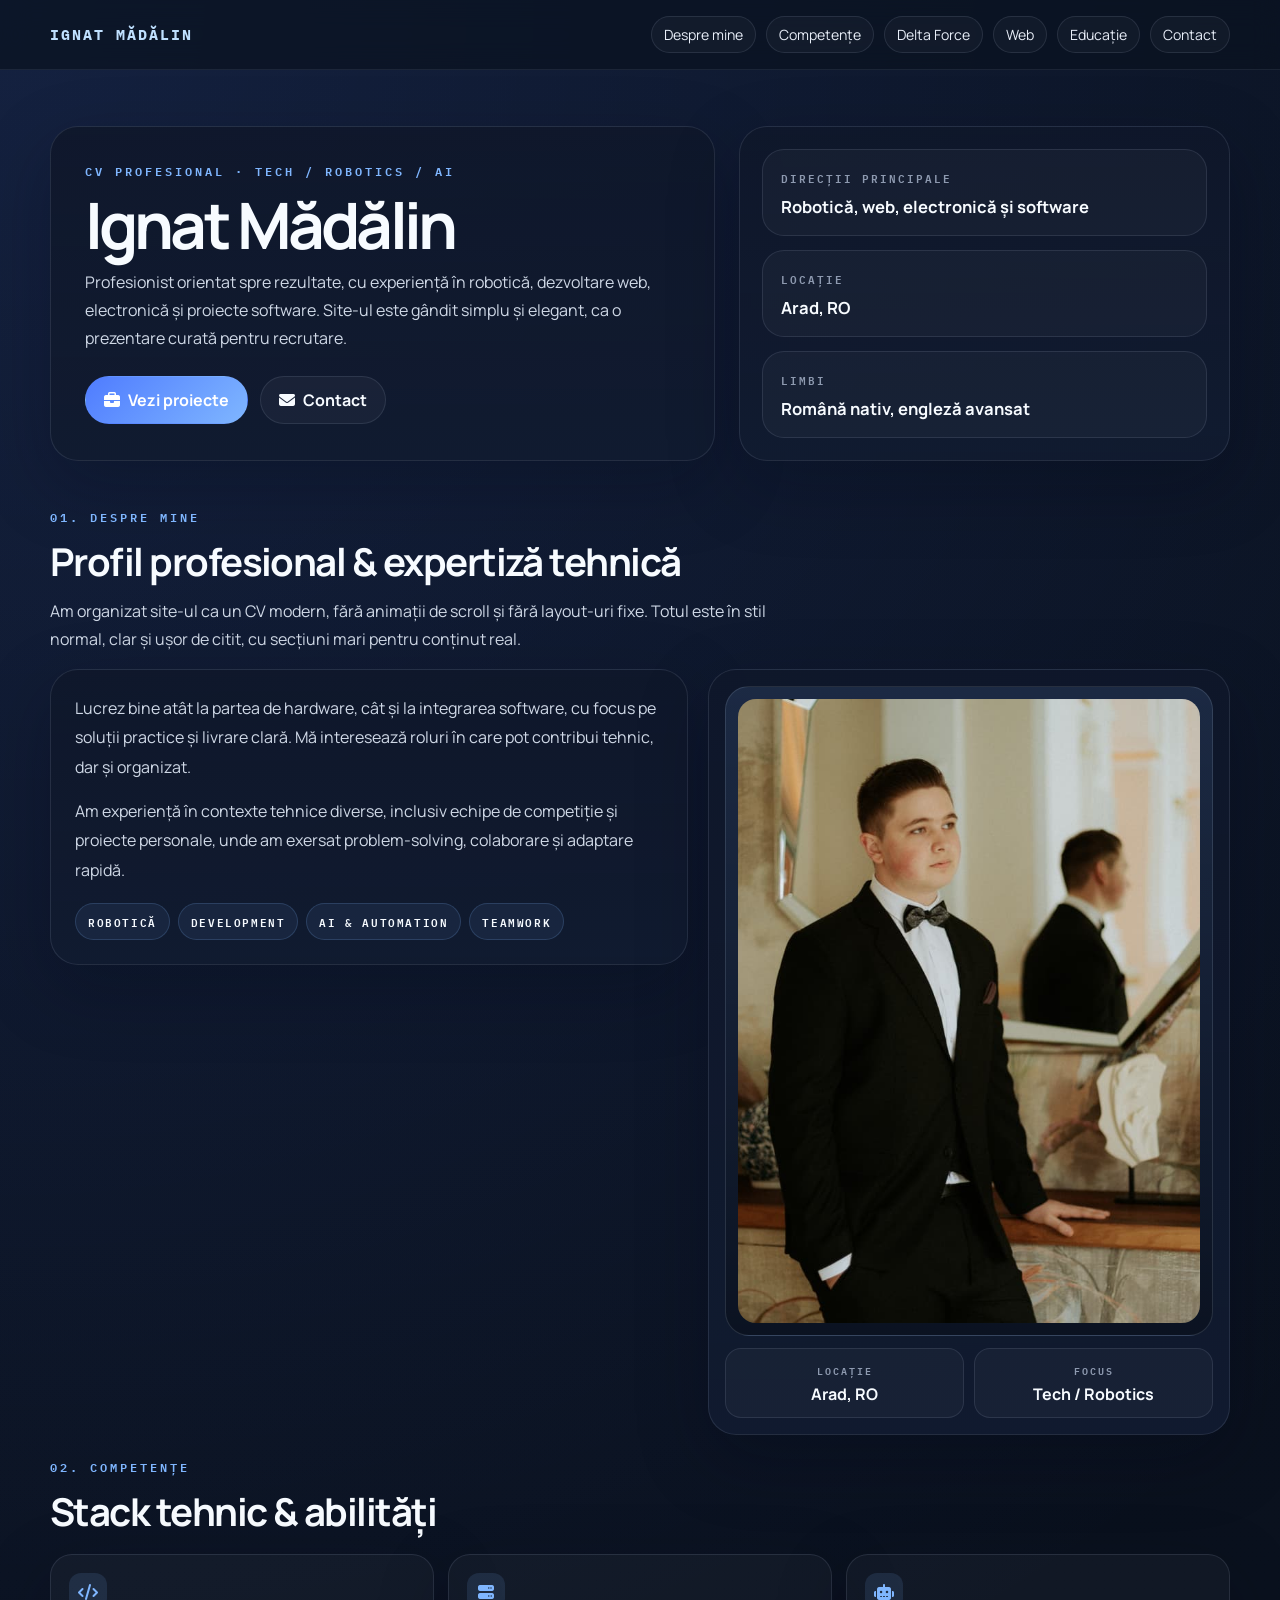
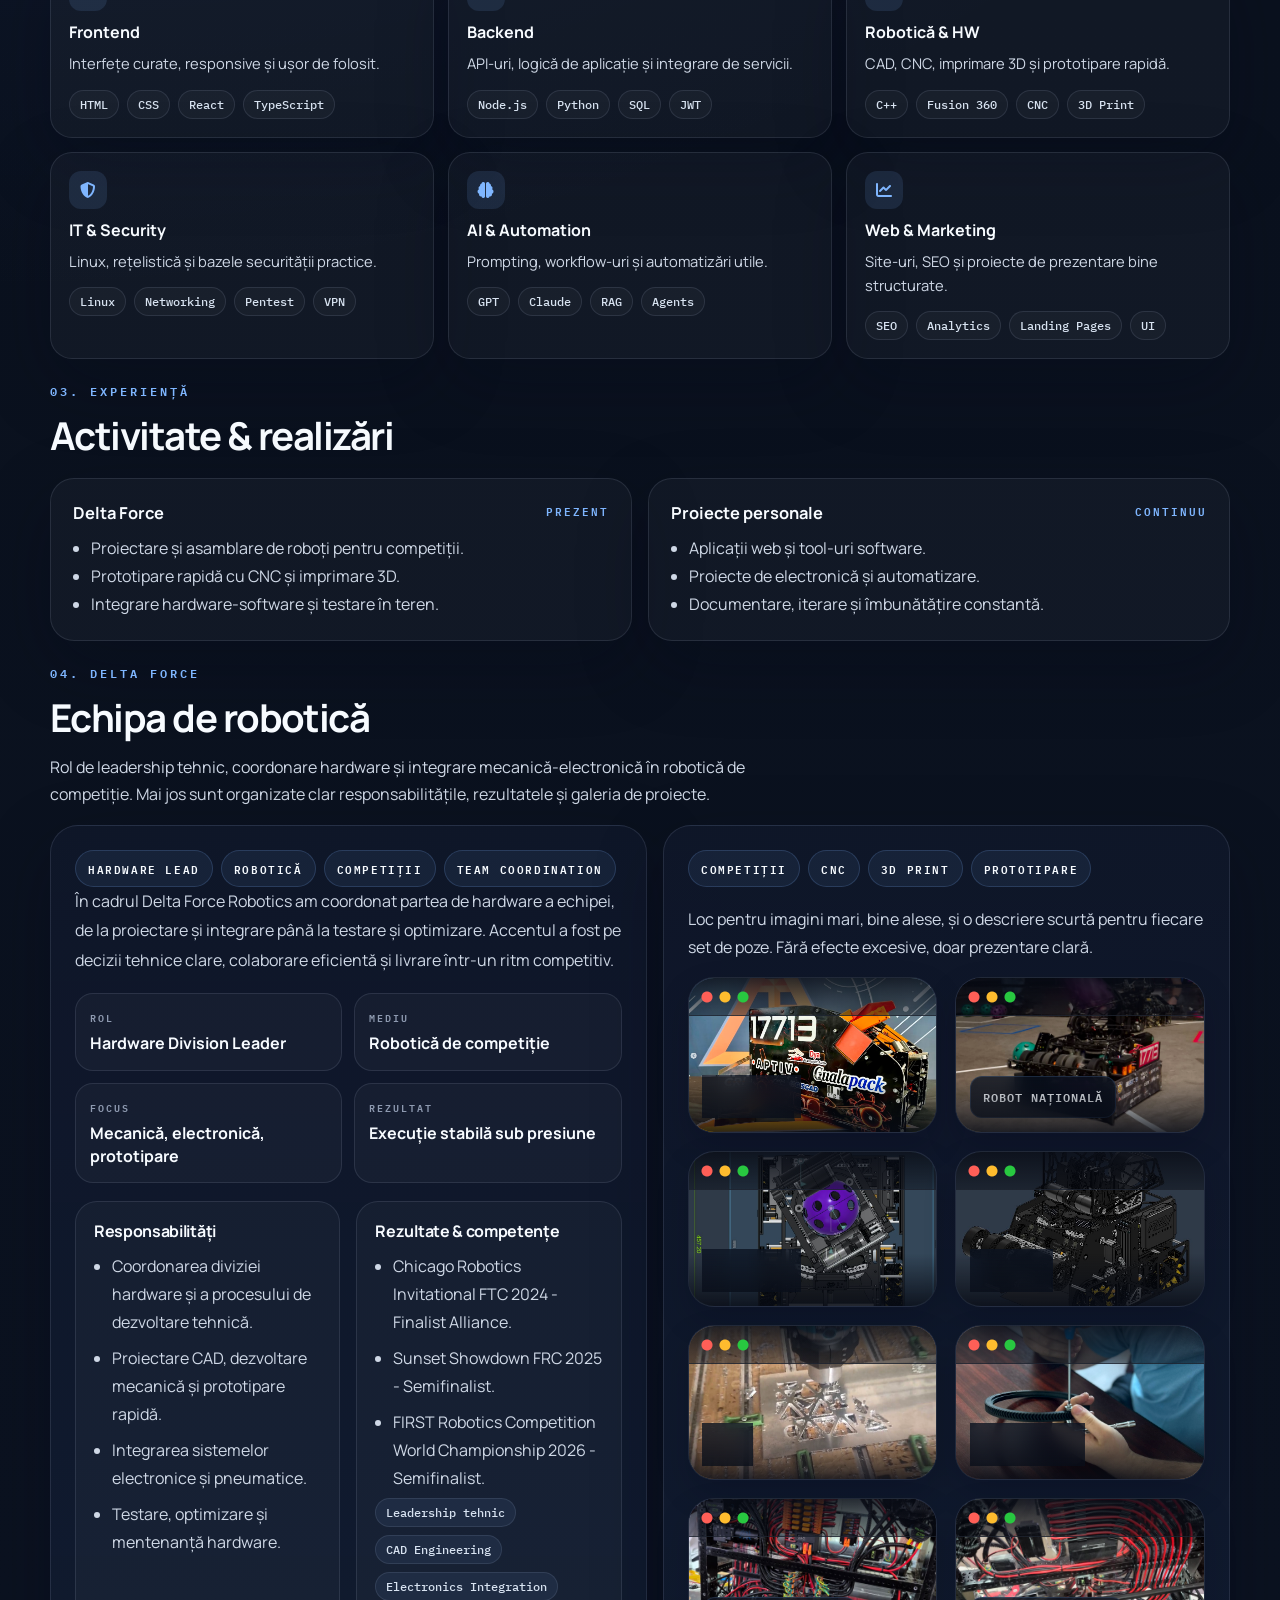
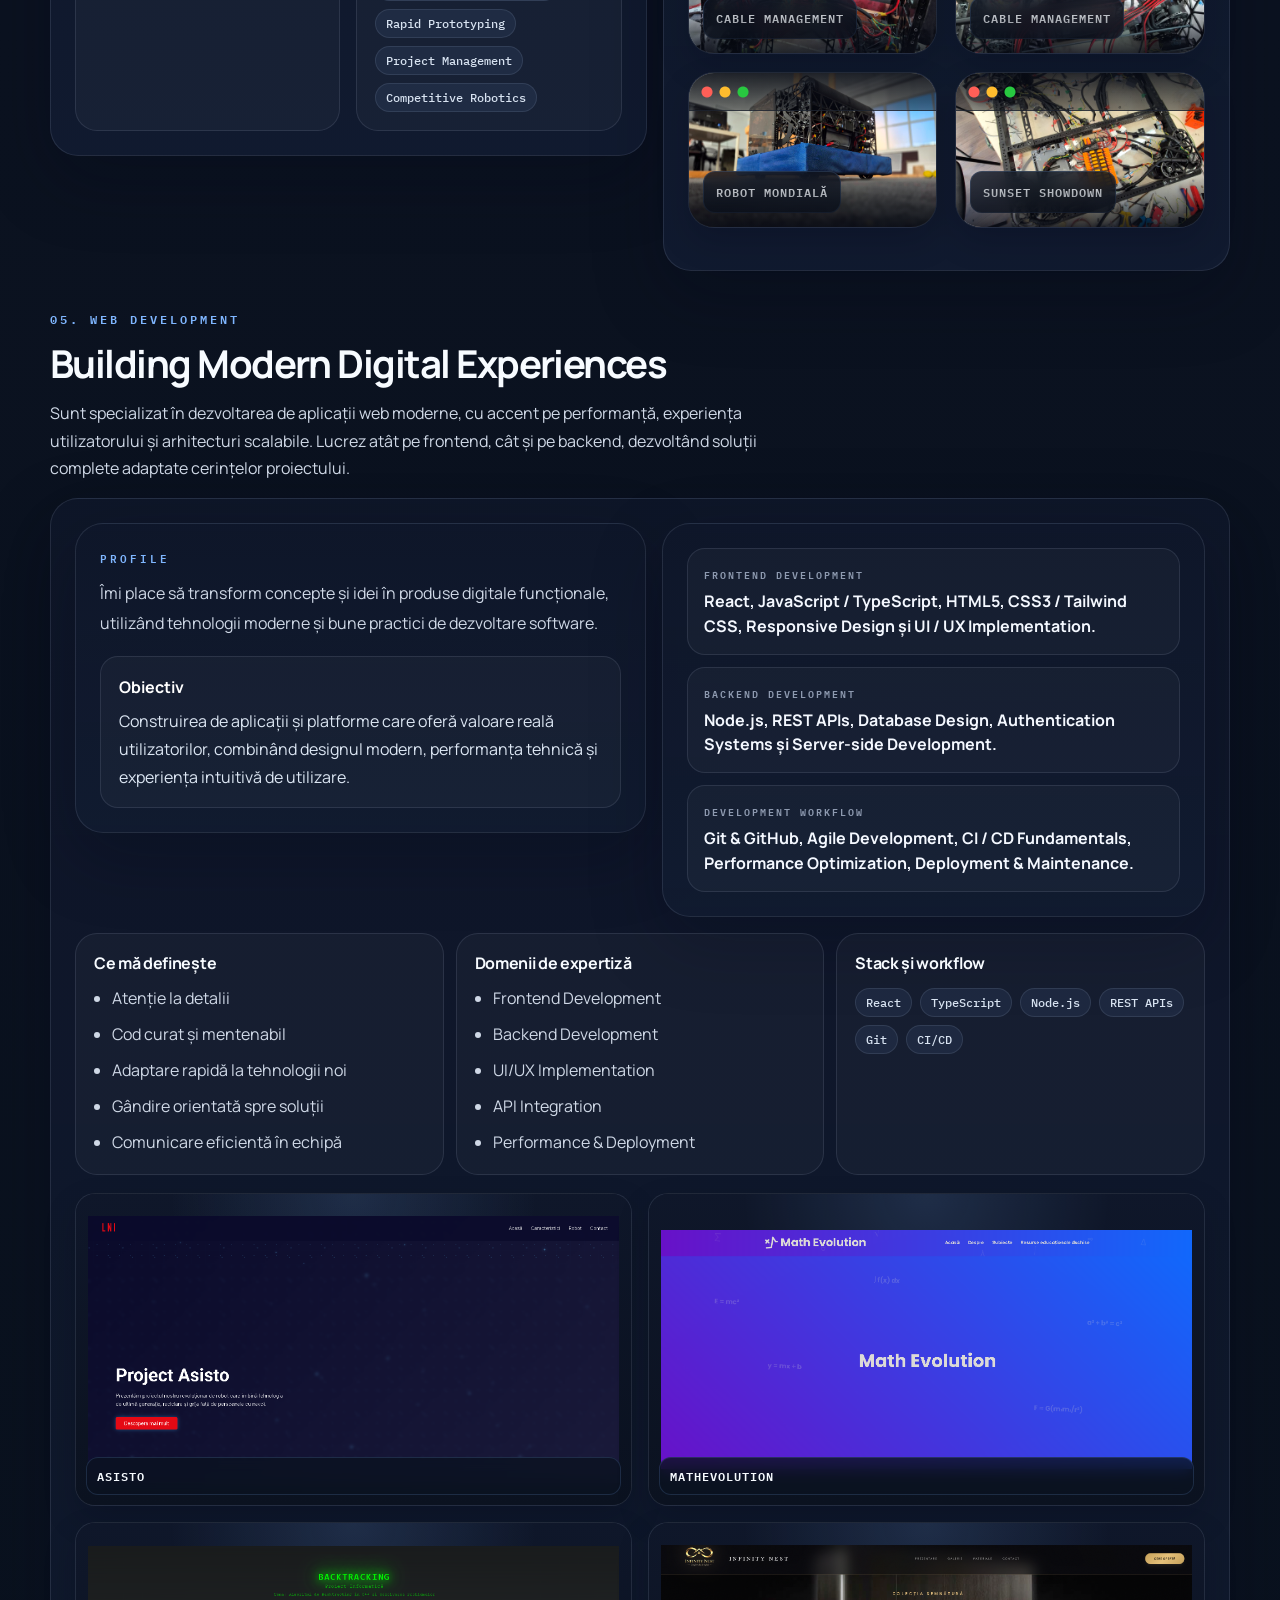
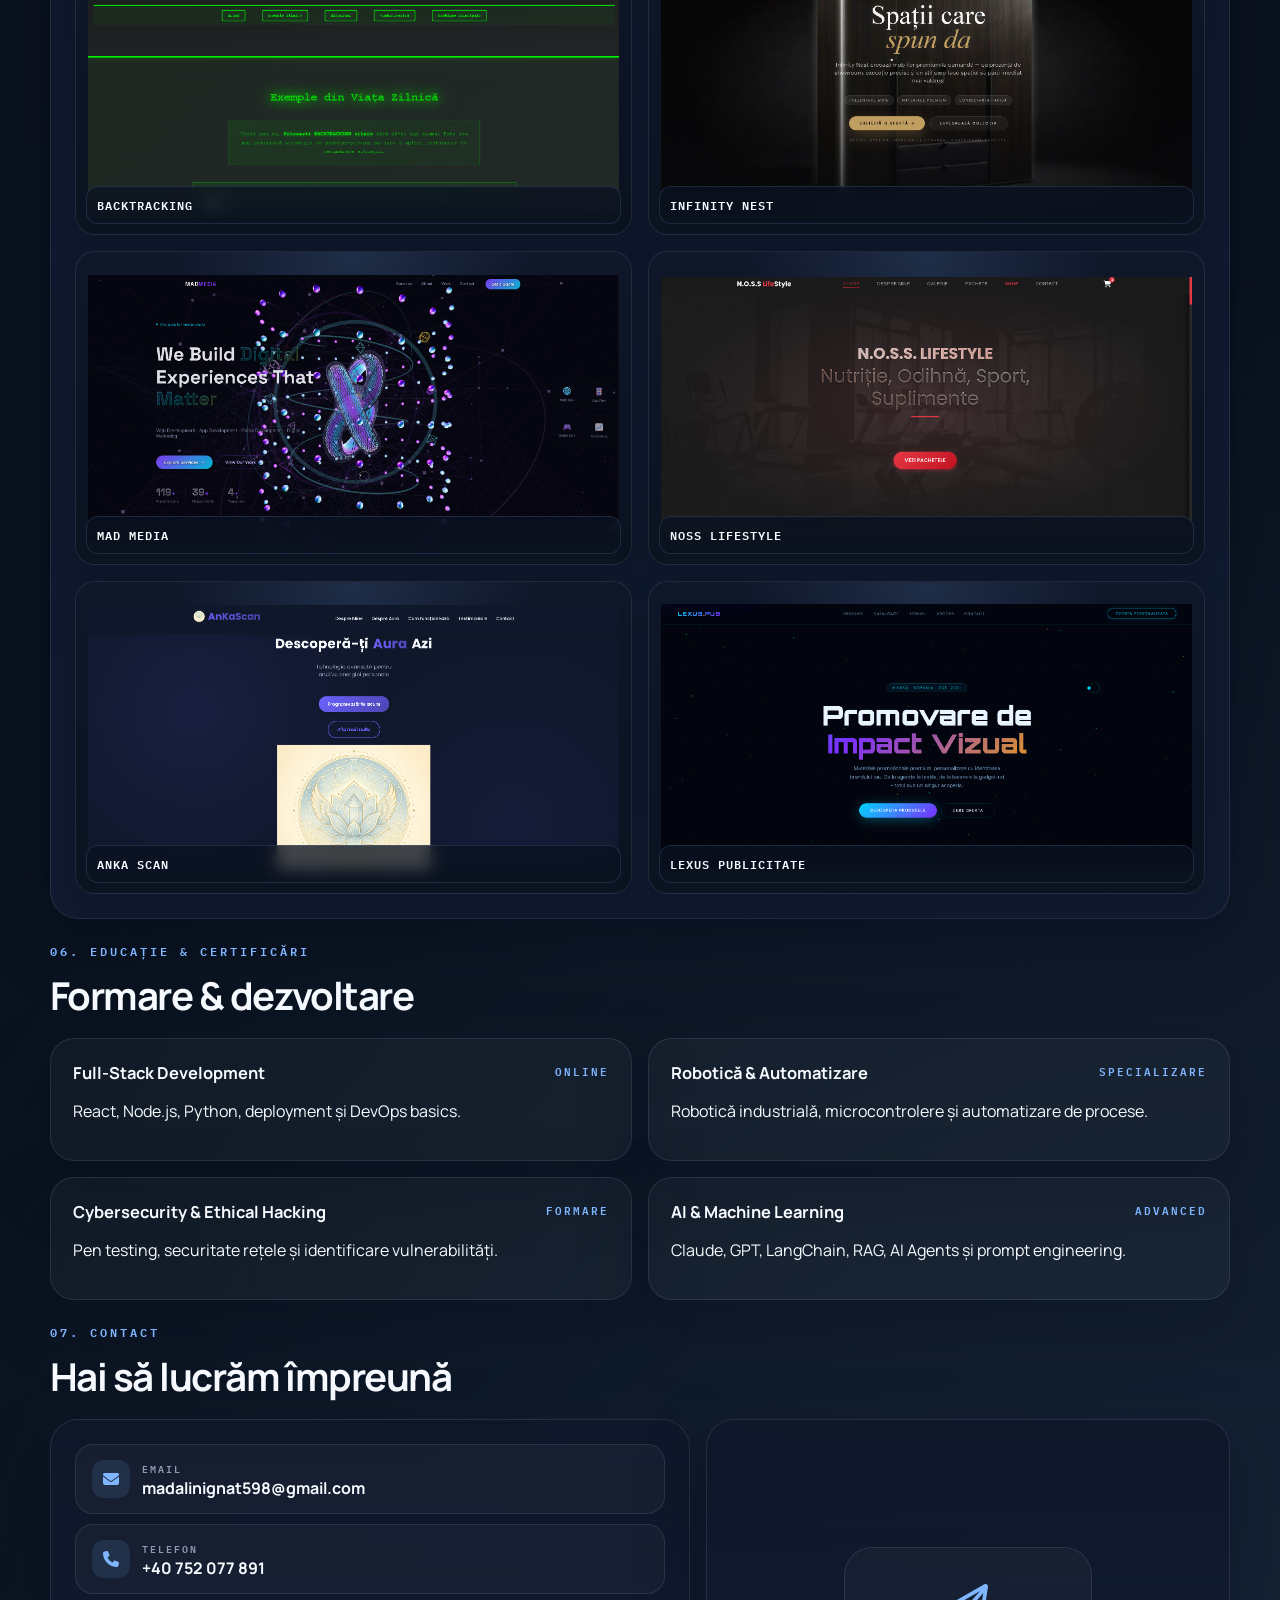
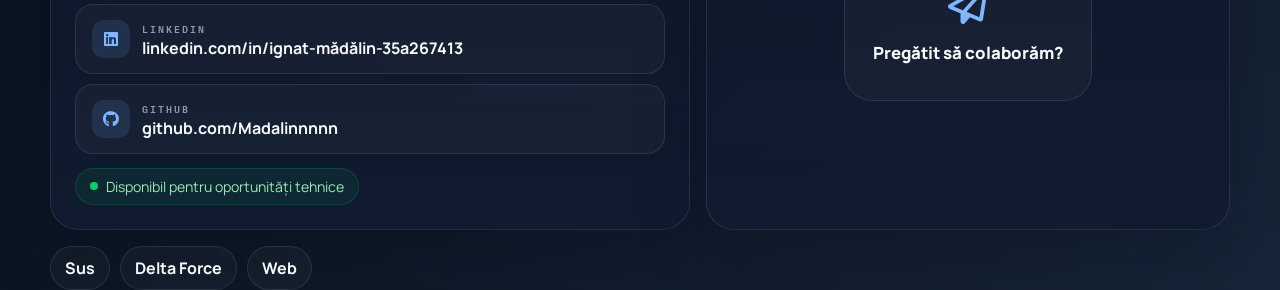
<file: index.html>
<!DOCTYPE html>
<html lang="ro">
<head>
  <meta charset="UTF-8">
  <meta name="viewport" content="width=device-width, initial-scale=1.0">
  <title>Ignat Mădălin - CV profesional</title>
  <link rel="preconnect" href="https://fonts.googleapis.com">
  <link href="https://fonts.googleapis.com/css2?family=Manrope:wght@300;400;500;600;700;800&family=IBM+Plex+Mono:wght@400;500;600&display=swap" rel="stylesheet">
  <link rel="stylesheet" href="https://cdnjs.cloudflare.com/ajax/libs/font-awesome/6.5.0/css/all.min.css">
  <style>
    *,*::before,*::after{box-sizing:border-box}
    html{scroll-behavior:smooth}
    body{
      margin:0;
      font-family:'Manrope',system-ui,sans-serif;
      color:#f7fbff;
      background:
        radial-gradient(circle at top left, rgba(79,124,255,.16), transparent 28%),
        radial-gradient(circle at bottom right, rgba(127,182,255,.12), transparent 24%),
        linear-gradient(180deg, #09101c 0%, #0b1220 48%, #08111d 100%);
    }
    a{color:inherit;text-decoration:none}
    img{max-width:100%;display:block}
    .container{width:min(1180px,calc(100% - 40px));margin:0 auto}
    .topbar{
      position:sticky;top:0;z-index:20;
      backdrop-filter:blur(14px);
      background:rgba(11,18,32,.72);
      border-bottom:1px solid rgba(148,163,184,.12);
    }
    .topbar-inner{
      display:flex;align-items:center;justify-content:space-between;gap:18px;
      padding:16px 0;
    }
    .brand{
      font:700 .92rem "IBM Plex Mono",monospace;
      letter-spacing:2px;text-transform:uppercase;color:#bfe0ff;
    }
    .nav{display:flex;flex-wrap:wrap;gap:10px;justify-content:flex-end}
    .nav a{
      padding:8px 12px;border:1px solid rgba(148,163,184,.16);
      border-radius:999px;background:rgba(255,255,255,.03);
      font-size:.88rem;color:#e8eef8;
    }
    .hero{padding:56px 0 24px}
    .hero-grid{
      display:grid;
      grid-template-columns:1.15fr .85fr;
      gap:24px;align-items:stretch;
    }
    .card{
      border:1px solid rgba(148,163,184,.16);
      background:linear-gradient(180deg, rgba(15,23,42,.88), rgba(17,27,48,.96));
      border-radius:28px;
      box-shadow:0 24px 70px rgba(2,8,23,.26);
    }
    .hero-main{padding:34px}
    .eyebrow{
      font:600 .72rem "IBM Plex Mono",monospace;
      letter-spacing:3px;text-transform:uppercase;
      color:#7fb6ff;margin-bottom:14px;
    }
    h1{
      margin:0 0 12px;
      font-size:clamp(2.3rem,5vw,4.5rem);
      line-height:.95;
      letter-spacing:-.06em;
    }
    .lead{margin:0;color:#cfd8e6;line-height:1.75;max-width:62ch}
    .hero-actions{display:flex;flex-wrap:wrap;gap:12px;margin-top:24px}
    .btn{
      display:inline-flex;align-items:center;gap:8px;
      padding:12px 18px;border-radius:999px;border:1px solid rgba(148,163,184,.16);
      background:rgba(255,255,255,.04);font-weight:700;
    }
    .btn.primary{background:linear-gradient(135deg,#4f7cff,#7fb6ff);color:#fff;border-color:transparent}
    .hero-side{padding:22px;display:grid;gap:14px}
    .stat{
      padding:18px 18px 16px;border-radius:22px;border:1px solid rgba(148,163,184,.16);
      background:rgba(255,255,255,.03);
    }
    .stat .k{font:600 .68rem "IBM Plex Mono",monospace;letter-spacing:2px;text-transform:uppercase;color:#8e9ab0;margin-bottom:8px}
    .stat .v{font-size:1.04rem;line-height:1.45;font-weight:700}
    .section{padding:22px 0 0}
    .section-head{margin-bottom:16px}
    .section-head .k{
      font:600 .72rem "IBM Plex Mono",monospace;letter-spacing:3px;text-transform:uppercase;color:#7fb6ff;
      margin-bottom:8px;
    }
    .section-head h2{margin:0;font-size:clamp(1.5rem,3vw,2.4rem);letter-spacing:-.04em}
    .section-head p{margin:10px 0 0;color:#cfd8e6;line-height:1.7;max-width:74ch}
    .about-grid{display:grid;grid-template-columns:1.1fr .9fr;gap:20px;align-items:start}
    .about-copy,.panel{padding:24px}
    .about-copy p{color:#cfd8e6;line-height:1.85;margin:0 0 14px}
    .pill-row{display:flex;flex-wrap:wrap;gap:8px;margin-top:18px}
    .pill{
      padding:8px 12px;border-radius:999px;background:rgba(127,182,255,.08);
      border:1px solid rgba(127,182,255,.18);font:600 .68rem "IBM Plex Mono",monospace;
      letter-spacing:1.6px;text-transform:uppercase;
    }
    .photo-card{padding:16px}
    .photo-frame{
      aspect-ratio:3/4;border-radius:24px;overflow:hidden;position:relative;
      border:1px solid rgba(148,163,184,.2);background:linear-gradient(180deg, rgba(127,182,255,.12), rgba(11,18,32,.9));
    }
    .photo-frame img{
      position:absolute;inset:12px;width:calc(100% - 24px);height:calc(100% - 24px);
      object-fit:cover;border-radius:18px;
    }
    .photo-meta{display:grid;grid-template-columns:1fr 1fr;gap:10px;margin-top:12px}
    .photo-meta .m{
      padding:12px;border-radius:16px;background:rgba(255,255,255,.03);border:1px solid rgba(148,163,184,.16);text-align:center
    }
    .photo-meta .m .k{font:600 .62rem "IBM Plex Mono",monospace;letter-spacing:2px;text-transform:uppercase;color:#8e9ab0;margin-bottom:4px}
    .photo-meta .m .v{font-weight:700}
    .skills-grid{
      display:grid;grid-template-columns:repeat(3,1fr);gap:14px;
    }
    .skill{
      padding:18px;border-radius:22px;border:1px solid rgba(148,163,184,.16);
      background:rgba(255,255,255,.03);
    }
    .skill h3{margin:10px 0 8px;font-size:1rem}
    .skill p{margin:0;color:#cfd8e6;line-height:1.65;font-size:.92rem}
    .skill .ico{
      width:38px;height:38px;border-radius:12px;display:grid;place-items:center;
      background:rgba(127,182,255,.12);color:#7fb6ff
    }
    .skills-list{display:flex;flex-wrap:wrap;gap:8px;margin-top:14px}
    .tag{
      padding:6px 10px;border-radius:999px;border:1px solid rgba(148,163,184,.16);
      background:rgba(255,255,255,.03);font:500 .72rem "IBM Plex Mono",monospace;color:#d8e3f1
    }
    .experience-grid{display:grid;grid-template-columns:1fr 1fr;gap:16px}
    .exp-card{padding:22px;border-radius:24px;border:1px solid rgba(148,163,184,.16);background:rgba(255,255,255,.03)}
    .exp-head{display:flex;justify-content:space-between;gap:12px;align-items:flex-start;margin-bottom:10px}
    .exp-head h3{margin:0;font-size:1.03rem}
    .exp-head .date{font:600 .68rem "IBM Plex Mono",monospace;letter-spacing:2px;text-transform:uppercase;color:#7fb6ff}
    .exp-card ul{margin:0;padding-left:18px;color:#cfd8e6;line-height:1.75}
    .delta-layout{display:grid;grid-template-columns:1fr .95fr;gap:16px;align-items:start;margin-bottom:16px}
    .delta-copy{padding:24px}
    .delta-copy .delta-lead{margin:0 0 18px;color:#cfd8e6;line-height:1.85;max-width:70ch}
    .delta-summary{display:grid;grid-template-columns:repeat(2,1fr);gap:12px;margin:18px 0}
    .delta-summary .mini{
      padding:14px;border-radius:18px;border:1px solid rgba(148,163,184,.16);
      background:rgba(255,255,255,.03)
    }
    .delta-summary .mini .k{
      font:600 .62rem "IBM Plex Mono",monospace;letter-spacing:2px;text-transform:uppercase;color:#8e9ab0;margin-bottom:6px
    }
    .delta-summary .mini .v{font-weight:700;line-height:1.45}
    .delta-columns{display:grid;grid-template-columns:1fr 1fr;gap:16px;margin-top:4px}
    .delta-block{
      padding:18px;border-radius:22px;border:1px solid rgba(148,163,184,.16);
      background:rgba(255,255,255,.03)
    }
    .delta-block h3{
      margin:0 0 10px;font-size:1rem;letter-spacing:-.02em
    }
    .delta-list{margin:0;padding-left:18px;color:#cfd8e6;line-height:1.75}
    .delta-list li+li{margin-top:8px}
    .delta-tags{display:flex;flex-wrap:wrap;gap:8px;margin-top:6px}
    .delta-tags .tag{background:rgba(127,182,255,.08)}
    .web-layout{display:grid;grid-template-columns:1fr .95fr;gap:16px;align-items:start;margin-bottom:16px}
    .web-copy{padding:24px}
    .web-copy .eyebrow-line{
      font:600 .68rem "IBM Plex Mono",monospace;letter-spacing:3px;text-transform:uppercase;color:#7fb6ff;margin-bottom:12px
    }
    .web-copy .web-lead{
      margin:0 0 18px;color:#cfd8e6;line-height:1.85;max-width:72ch
    }
    .web-copy .web-objective{
      margin:18px 0 0;padding:16px 18px;border-radius:18px;border:1px solid rgba(148,163,184,.16);
      background:rgba(255,255,255,.03);color:#dce6f3;line-height:1.75
    }
    .web-copy .web-objective strong{display:block;margin-bottom:6px;color:#fff}
    .web-panel{padding:24px}
    .web-panel .mini-grid{display:grid;grid-template-columns:1fr;gap:12px}
    .web-mini{
      padding:16px 16px 15px;border-radius:18px;border:1px solid rgba(148,163,184,.16);
      background:rgba(255,255,255,.03)
    }
    .web-mini .k{
      font:600 .62rem "IBM Plex Mono",monospace;letter-spacing:2px;text-transform:uppercase;color:#8e9ab0;margin-bottom:6px
    }
    .web-mini .v{font-weight:700;line-height:1.55;color:#f4f8ff}
    .web-pill-grid{display:grid;grid-template-columns:repeat(3,1fr);gap:12px;margin-top:16px}
    .web-block{
      padding:18px;border-radius:22px;border:1px solid rgba(148,163,184,.16);
      background:rgba(255,255,255,.03)
    }
    .web-block h3{margin:0 0 10px;font-size:1rem;letter-spacing:-.02em}
    .web-block ul{margin:0;padding-left:18px;color:#cfd8e6;line-height:1.75}
    .web-block li+li{margin-top:8px}
    .web-values{display:flex;flex-wrap:wrap;gap:8px;margin-top:14px}
    .web-values .tag{background:rgba(127,182,255,.08)}
    .category{padding:0 0 18px}
    .category .intro{
      color:#cfd8e6;line-height:1.75;max-width:76ch;margin:0 0 16px
    }
    .image-grid{
      display:grid;grid-template-columns:repeat(4,1fr);gap:12px;
    }
    #web .image-grid{
      grid-template-columns:repeat(2,minmax(0,1fr));
      gap:16px;
    }
    #delta-force .image-grid{
      grid-template-columns:repeat(2,minmax(0,1fr));
      gap:18px;
    }
    .image-slot{
      position:relative;aspect-ratio:1/1;border-radius:20px;overflow:hidden;
      border:1px solid rgba(148,163,184,.16);background:rgba(255,255,255,.03);
      box-shadow:0 14px 32px rgba(2,8,23,.18);
    }
    #web .image-slot{
      aspect-ratio:16/9;
      background:linear-gradient(180deg, rgba(15,23,42,.92), rgba(11,18,32,.98));
    }
    #delta-force .image-slot{
      aspect-ratio:16/10;
      border-radius:26px;
      background:linear-gradient(180deg, rgba(15,23,42,.95), rgba(11,18,32,.98));
    }
    .image-slot img{
      position:absolute;inset:0;width:100%;height:100%;object-fit:cover;
    }
    #web .image-slot img{
      object-fit:contain;
      padding:12px;
      background:
        radial-gradient(circle at top, rgba(127,182,255,.14), transparent 44%),
        linear-gradient(180deg, rgba(15,23,42,.95), rgba(11,18,32,.98));
      transform:none;
      filter:none;
    }
    #delta-force .image-slot img{
      object-position:center center;
      transform:scale(1.01);
      filter:saturate(1.06) contrast(1.04);
    }
    #delta-force .image-slot::before{
      content:"";
      position:absolute;
      inset:0 auto auto 0;
      width:100%;
      height:38px;
      z-index:2;
      background:
        radial-gradient(circle at 18px 19px, #ff5f57 0 5px, transparent 6px),
        radial-gradient(circle at 36px 19px, #febc2e 0 5px, transparent 6px),
        radial-gradient(circle at 54px 19px, #28c840 0 5px, transparent 6px),
        linear-gradient(180deg, rgba(8,12,22,.86), rgba(8,12,22,.48));
      border-bottom:1px solid rgba(148,163,184,.12);
      pointer-events:none;
    }
    #delta-force .image-slot::after{
      content:"";
      position:absolute;
      left:0;right:0;bottom:0;
      height:52px;
      z-index:1;
      background:linear-gradient(180deg, transparent, rgba(8,12,22,.84));
      pointer-events:none;
    }
    .slot-placeholder{
      position:absolute;inset:0;display:flex;align-items:center;justify-content:center;text-align:center;padding:16px;
      background:
        radial-gradient(circle at top, rgba(127,182,255,.14), transparent 44%),
        linear-gradient(180deg, rgba(15,23,42,.92), rgba(11,18,32,.98));
      color:#d8e3f1;font-size:.85rem;line-height:1.5
    }
    .slot-label{
      position:absolute;left:10px;right:10px;bottom:10px;padding:8px 10px;border-radius:12px;
      background:rgba(11,18,32,.78);border:1px solid rgba(127,182,255,.16);
      backdrop-filter:blur(8px);font:600 .72rem "IBM Plex Mono",monospace;letter-spacing:1px;text-transform:uppercase
    }
    #delta-force .slot-label{
      left:14px;right:auto;bottom:14px;
      font-size:.78rem;
      padding:10px 12px;
      max-width:calc(100% - 28px);
    }
    .footer-nav{display:flex;flex-wrap:wrap;gap:10px;margin-top:16px}
    .footer-nav a{
      padding:10px 14px;border-radius:999px;border:1px solid rgba(148,163,184,.16);
      background:rgba(255,255,255,.03);font-weight:700
    }
    .contact-grid{display:grid;grid-template-columns:1.1fr .9fr;gap:16px;align-items:center}
    .contact-list{display:flex;flex-direction:column;gap:10px}
    .contact-item{
      display:flex;align-items:center;gap:12px;padding:14px 16px;border-radius:18px;
      border:1px solid rgba(148,163,184,.16);background:rgba(255,255,255,.03)
    }
    .contact-item .i{
      width:38px;height:38px;border-radius:12px;display:grid;place-items:center;background:rgba(127,182,255,.12);color:#7fb6ff;flex:0 0 auto
    }
    .contact-item .k{font:600 .64rem "IBM Plex Mono",monospace;letter-spacing:2px;text-transform:uppercase;color:#8e9ab0}
    .contact-item .v{font-weight:700}
    .availability{
      display:inline-flex;align-items:center;gap:8px;margin-top:14px;padding:8px 14px;border-radius:999px;
      background:rgba(0,212,100,.08);border:1px solid rgba(0,212,100,.18);color:#9be7b4;font-size:.88rem
    }
    .dot{width:8px;height:8px;border-radius:50%;background:#00d464}
    .center-card{
      height:100%;min-height:280px;display:flex;align-items:center;justify-content:center;text-align:center;padding:24px
    }
    .center-card .bubble{
      max-width:280px;padding:28px;border-radius:28px;border:1px solid rgba(148,163,184,.16);
      background:rgba(255,255,255,.03)
    }
    .center-card .bubble .icon{font-size:2.5rem;margin-bottom:10px;color:#7fb6ff}
    .center-card .bubble .title{font-size:1.05rem;font-weight:800;margin-bottom:8px}
    .center-card .bubble .txt{color:#cfd8e6;line-height:1.7}
    .spacer{height:18px}
    @media (max-width: 960px){
      .hero-grid,.about-grid,.experience-grid,.contact-grid,.delta-layout,.delta-columns,.web-layout,.web-pill-grid{grid-template-columns:1fr}
      .skills-grid,.image-grid{grid-template-columns:repeat(2,1fr)}
      #web .image-grid,#delta-force .image-grid{grid-template-columns:repeat(2,minmax(0,1fr))}
      #delta-force .image-grid{grid-template-columns:repeat(2,minmax(0,1fr))}
      .nav{justify-content:flex-start}
    }
    @media (max-width: 560px){
      .container{width:min(1180px,calc(100% - 28px))}
      .skills-grid,.image-grid,.delta-summary,#web .image-grid,#delta-force .image-grid{grid-template-columns:1fr}
      .topbar-inner{flex-direction:column;align-items:flex-start}
      .hero-main,.panel,.about-copy{padding:22px}
      .hero{padding-top:24px}
      .delta-copy{padding:22px}
    }
  </style>
</head>
<body>
  <header class="topbar">
    <div class="container topbar-inner">
      <div class="brand">Ignat Mădălin</div>
      <nav class="nav">
        <a href="#despre">Despre mine</a>
        <a href="#skills">Competențe</a>
        <a href="#delta-force">Delta Force</a>
        <a href="#web">Web</a>
        <a href="#educatie">Educație</a>
        <a href="#contact">Contact</a>
      </nav>
    </div>
  </header>

  <main>
    <section class="hero">
      <div class="container hero-grid">
        <div class="hero-main card">
          <div class="eyebrow">CV profesional · Tech / Robotics / AI</div>
          <h1>Ignat Mădălin</h1>
          <p class="lead">Profesionist orientat spre rezultate, cu experiență în robotică, dezvoltare web, electronică și proiecte software. Site-ul este gândit simplu și elegant, ca o prezentare curată pentru recrutare.</p>
          <div class="hero-actions">
            <a class="btn primary" href="#delta-force"><i class="fas fa-briefcase"></i>Vezi proiecte</a>
            <a class="btn" href="#contact"><i class="fas fa-envelope"></i>Contact</a>
          </div>
        </div>
        <aside class="hero-side card">
          <div class="stat"><div class="k">Direcții principale</div><div class="v">Robotică, web, electronică și software</div></div>
          <div class="stat"><div class="k">Locație</div><div class="v">Arad, RO</div></div>
          <div class="stat"><div class="k">Limbi</div><div class="v">Română nativ, engleză avansat</div></div>
        </aside>
      </div>
    </section>

    <section class="section" id="despre">
      <div class="container">
        <div class="section-head">
          <div class="k">01. Despre mine</div>
          <h2>Profil profesional &amp; expertiză tehnică</h2>
          <p>Am organizat site-ul ca un CV modern, fără animații de scroll și fără layout-uri fixe. Totul este în stil normal, clar și ușor de citit, cu secțiuni mari pentru conținut real.</p>
        </div>
        <div class="about-grid">
          <div class="card about-copy">
            <p>Lucrez bine atât la partea de hardware, cât și la integrarea software, cu focus pe soluții practice și livrare clară. Mă interesează roluri în care pot contribui tehnic, dar și organizat.</p>
            <p>Am experiență în contexte tehnice diverse, inclusiv echipe de competiție și proiecte personale, unde am exersat problem-solving, colaborare și adaptare rapidă.</p>
            <div class="pill-row">
              <span class="pill">Robotică</span>
              <span class="pill">Development</span>
              <span class="pill">AI &amp; Automation</span>
              <span class="pill">Teamwork</span>
            </div>
          </div>
          <div class="card photo-card">
            <div class="photo-frame">
              <img src="./poza%20cv.jpeg" alt="Poza CV a lui Ignat Mădălin">
            </div>
            <div class="photo-meta">
              <div class="m"><div class="k">Locație</div><div class="v">Arad, RO</div></div>
              <div class="m"><div class="k">Focus</div><div class="v">Tech / Robotics</div></div>
            </div>
          </div>
        </div>
      </div>
    </section>

    <section class="section" id="skills">
      <div class="container">
        <div class="section-head">
          <div class="k">02. Competențe</div>
          <h2>Stack tehnic &amp; abilități</h2>
        </div>
        <div class="skills-grid">
          <article class="skill card"><div class="ico"><i class="fas fa-code"></i></div><h3>Frontend</h3><p>Interfețe curate, responsive și ușor de folosit.</p><div class="skills-list"><span class="tag">HTML</span><span class="tag">CSS</span><span class="tag">React</span><span class="tag">TypeScript</span></div></article>
          <article class="skill card"><div class="ico"><i class="fas fa-server"></i></div><h3>Backend</h3><p>API-uri, logică de aplicație și integrare de servicii.</p><div class="skills-list"><span class="tag">Node.js</span><span class="tag">Python</span><span class="tag">SQL</span><span class="tag">JWT</span></div></article>
          <article class="skill card"><div class="ico"><i class="fas fa-robot"></i></div><h3>Robotică &amp; HW</h3><p>CAD, CNC, imprimare 3D și prototipare rapidă.</p><div class="skills-list"><span class="tag">C++</span><span class="tag">Fusion 360</span><span class="tag">CNC</span><span class="tag">3D Print</span></div></article>
          <article class="skill card"><div class="ico"><i class="fas fa-shield-alt"></i></div><h3>IT &amp; Security</h3><p>Linux, rețelistică și bazele securității practice.</p><div class="skills-list"><span class="tag">Linux</span><span class="tag">Networking</span><span class="tag">Pentest</span><span class="tag">VPN</span></div></article>
          <article class="skill card"><div class="ico"><i class="fas fa-brain"></i></div><h3>AI &amp; Automation</h3><p>Prompting, workflow-uri și automatizări utile.</p><div class="skills-list"><span class="tag">GPT</span><span class="tag">Claude</span><span class="tag">RAG</span><span class="tag">Agents</span></div></article>
          <article class="skill card"><div class="ico"><i class="fas fa-chart-line"></i></div><h3>Web &amp; Marketing</h3><p>Site-uri, SEO și proiecte de prezentare bine structurate.</p><div class="skills-list"><span class="tag">SEO</span><span class="tag">Analytics</span><span class="tag">Landing Pages</span><span class="tag">UI</span></div></article>
        </div>
      </div>
    </section>

    <section class="section" id="experienta">
      <div class="container">
        <div class="section-head">
          <div class="k">03. Experiență</div>
          <h2>Activitate &amp; realizări</h2>
        </div>
        <div class="experience-grid">
          <article class="exp-card card">
            <div class="exp-head"><h3>Delta Force</h3><div class="date">Prezent</div></div>
            <ul>
              <li>Proiectare și asamblare de roboți pentru competiții.</li>
              <li>Prototipare rapidă cu CNC și imprimare 3D.</li>
              <li>Integrare hardware-software și testare în teren.</li>
            </ul>
          </article>
          <article class="exp-card card">
            <div class="exp-head"><h3>Proiecte personale</h3><div class="date">Continuu</div></div>
            <ul>
              <li>Aplicații web și tool-uri software.</li>
              <li>Proiecte de electronică și automatizare.</li>
              <li>Documentare, iterare și îmbunătățire constantă.</li>
            </ul>
          </article>
        </div>
      </div>
    </section>

    <section class="section" id="delta-force">
      <div class="container">
        <div class="section-head">
          <div class="k">04. Delta Force</div>
          <h2>Echipa de robotică</h2>
          <p>Rol de leadership tehnic, coordonare hardware și integrare mecanică-electronică în robotică de competiție. Mai jos sunt organizate clar responsabilitățile, rezultatele și galeria de proiecte.</p>
        </div>
        <div class="delta-layout">
          <article class="card delta-copy">
            <div class="pill-row" style="margin-top:0">
              <span class="pill">Hardware Lead</span>
              <span class="pill">Robotică</span>
              <span class="pill">Competiții</span>
              <span class="pill">Team Coordination</span>
            </div>
            <p class="delta-lead">În cadrul Delta Force Robotics am coordonat partea de hardware a echipei, de la proiectare și integrare până la testare și optimizare. Accentul a fost pe decizii tehnice clare, colaborare eficientă și livrare într-un ritm competitiv.</p>
            <div class="delta-summary">
              <div class="mini"><div class="k">Rol</div><div class="v">Hardware Division Leader</div></div>
              <div class="mini"><div class="k">Mediu</div><div class="v">Robotică de competiție</div></div>
              <div class="mini"><div class="k">Focus</div><div class="v">Mecanică, electronică, prototipare</div></div>
              <div class="mini"><div class="k">Rezultat</div><div class="v">Execuție stabilă sub presiune</div></div>
            </div>
            <div class="delta-columns">
              <div class="delta-block">
                <h3>Responsabilități</h3>
                <ul class="delta-list">
                  <li>Coordonarea diviziei hardware și a procesului de dezvoltare tehnică.</li>
                  <li>Proiectare CAD, dezvoltare mecanică și prototipare rapidă.</li>
                  <li>Integrarea sistemelor electronice și pneumatice.</li>
                  <li>Testare, optimizare și mentenanță hardware.</li>
                </ul>
              </div>
              <div class="delta-block">
                <h3>Rezultate &amp; competențe</h3>
                <ul class="delta-list">
                  <li>Chicago Robotics Invitational FTC 2024 - Finalist Alliance.</li>
                  <li>Sunset Showdown FRC 2025 - Semifinalist.</li>
                  <li>FIRST Robotics Competition World Championship 2026 - Semifinalist.</li>
                </ul>
                <div class="delta-tags">
                  <span class="tag">Leadership tehnic</span>
                  <span class="tag">CAD Engineering</span>
                  <span class="tag">Electronics Integration</span>
                  <span class="tag">Rapid Prototyping</span>
                  <span class="tag">Project Management</span>
                  <span class="tag">Competitive Robotics</span>
                </div>
              </div>
            </div>
          </article>
          <div class="card panel">
            <div class="category">
              <div class="pill-row" style="margin-top:0">
                <span class="pill">Competiții</span>
                <span class="pill">CNC</span>
                <span class="pill">3D Print</span>
                <span class="pill">Prototipare</span>
              </div>
              <div class="spacer"></div>
              <p class="intro">Loc pentru imagini mari, bine alese, și o descriere scurtă pentru fiecare set de poze. Fără efecte excesive, doar prezentare clară.</p>
              <div class="image-grid">
                <div class="image-slot"><img src="./cri_robot.png" alt="Delta Force - CRI robot"><div class="slot-label">CRI Robot</div></div>
                <div class="image-slot"><img src="./robot_nationala.png" alt="Delta Force - robot națională"><div class="slot-label">Robot Națională</div></div>
                <div class="image-slot"><img src="./robot_cad_natio.png" alt="Delta Force - robot CAD națională"><div class="slot-label">Robot CAD</div></div>
                <div class="image-slot"><img src="./cad_natio_ftc.png" alt="Delta Force - CAD FTC"><div class="slot-label">CAD FTC</div></div>
                <div class="image-slot"><img src="./cnc.png" alt="Delta Force - CNC"><div class="slot-label">CNC</div></div>
                <div class="image-slot"><img src="./lucru_turret.png" alt="Delta Force - lucru turret"><div class="slot-label">Turret Work</div></div>
                <div class="image-slot"><img src="./cabluri_mondiala1.png" alt="Delta Force - cabluri mondială 1"><div class="slot-label">Cable Management</div></div>
                <div class="image-slot"><img src="./cabluri_mondiala2.png" alt="Delta Force - cabluri mondială 2"><div class="slot-label">Cable Management</div></div>
                <div class="image-slot"><img src="./robot_mondiala_art.png" alt="Delta Force - robot mondială"><div class="slot-label">Robot Mondială</div></div>
                <div class="image-slot"><img src="./sunset_cabvle.png" alt="Delta Force - sunset cabluri"><div class="slot-label">Sunset Showdown</div></div>
              </div>
            </div>
          </div>
        </div>
      </div>
    </section>

    <section class="section" id="web">
      <div class="container">
        <div class="section-head">
          <div class="k">05. Web Development</div>
          <h2>Building Modern Digital Experiences</h2>
          <p>Sunt specializat în dezvoltarea de aplicații web moderne, cu accent pe performanță, experiența utilizatorului și arhitecturi scalabile. Lucrez atât pe frontend, cât și pe backend, dezvoltând soluții complete adaptate cerințelor proiectului.</p>
        </div>
        <div class="card panel">
          <div class="web-layout">
            <article class="card web-copy">
              <div class="eyebrow-line">Profile</div>
              <p class="web-lead">Îmi place să transform concepte și idei în produse digitale funcționale, utilizând tehnologii moderne și bune practici de dezvoltare software.</p>
              <div class="web-objective">
                <strong>Obiectiv</strong>
                Construirea de aplicații și platforme care oferă valoare reală utilizatorilor, combinând designul modern, performanța tehnică și experiența intuitivă de utilizare.
              </div>
            </article>
            <aside class="card web-panel">
              <div class="mini-grid">
                <div class="web-mini">
                  <div class="k">Frontend Development</div>
                  <div class="v">React, JavaScript / TypeScript, HTML5, CSS3 / Tailwind CSS, Responsive Design și UI / UX Implementation.</div>
                </div>
                <div class="web-mini">
                  <div class="k">Backend Development</div>
                  <div class="v">Node.js, REST APIs, Database Design, Authentication Systems și Server-side Development.</div>
                </div>
                <div class="web-mini">
                  <div class="k">Development Workflow</div>
                  <div class="v">Git &amp; GitHub, Agile Development, CI / CD Fundamentals, Performance Optimization, Deployment &amp; Maintenance.</div>
                </div>
              </div>
            </aside>
          </div>
          <div class="web-pill-grid">
            <article class="web-block">
              <h3>Ce mă definește</h3>
              <ul>
                <li>Atenție la detalii</li>
                <li>Cod curat și mentenabil</li>
                <li>Adaptare rapidă la tehnologii noi</li>
                <li>Gândire orientată spre soluții</li>
                <li>Comunicare eficientă în echipă</li>
              </ul>
            </article>
            <article class="web-block">
              <h3>Domenii de expertiză</h3>
              <ul>
                <li>Frontend Development</li>
                <li>Backend Development</li>
                <li>UI/UX Implementation</li>
                <li>API Integration</li>
                <li>Performance &amp; Deployment</li>
              </ul>
            </article>
            <article class="web-block">
              <h3>Stack și workflow</h3>
              <div class="web-values">
                <span class="tag">React</span>
                <span class="tag">TypeScript</span>
                <span class="tag">Node.js</span>
                <span class="tag">REST APIs</span>
                <span class="tag">Git</span>
                <span class="tag">CI/CD</span>
              </div>
            </article>
          </div>
          <div class="spacer"></div>
          <div class="image-grid">
            <div class="image-slot"><img src="./project_asisto.png" alt="Proiect web personal - Asisto"><div class="slot-label">Asisto</div></div>
            <div class="image-slot"><img src="./mathevolution.png" alt="Proiect web personal - Mathevolution"><div class="slot-label">Mathevolution</div></div>
            <div class="image-slot"><img src="./backtracking.png" alt="Proiect web personal - Backtracking"><div class="slot-label">Backtracking</div></div>
            <div class="image-slot"><img src="./infinitynest.ro.png" alt="Proiect web personal - Infinity Nest"><div class="slot-label">Infinity Nest</div></div>
            <div class="image-slot"><img src="./madmedia.png" alt="Proiect web personal - Mad Media"><div class="slot-label">Mad Media</div></div>
            <div class="image-slot"><img src="./nosslifestyle.png" alt="Proiect web personal - Noss Lifestyle"><div class="slot-label">Noss Lifestyle</div></div>
            <div class="image-slot"><img src="./ankascan.png" alt="Proiect web personal - Anka Scan"><div class="slot-label">Anka Scan</div></div>
            <div class="image-slot"><img src="./lexus_publicitate.png" alt="Proiect web personal - Lexus Publicitate"><div class="slot-label">Lexus Publicitate</div></div>
          </div>
        </div>
      </div>
    </section>

    <section class="section" id="educatie">
      <div class="container">
        <div class="section-head">
          <div class="k">06. Educație &amp; certificări</div>
          <h2>Formare &amp; dezvoltare</h2>
        </div>
        <div class="experience-grid">
          <article class="exp-card card">
            <div class="exp-head"><h3>Full-Stack Development</h3><div class="date">Online</div></div>
            <p>React, Node.js, Python, deployment și DevOps basics.</p>
          </article>
          <article class="exp-card card">
            <div class="exp-head"><h3>Robotică &amp; Automatizare</h3><div class="date">Specializare</div></div>
            <p>Robotică industrială, microcontrolere și automatizare de procese.</p>
          </article>
          <article class="exp-card card">
            <div class="exp-head"><h3>Cybersecurity &amp; Ethical Hacking</h3><div class="date">Formare</div></div>
            <p>Pen testing, securitate rețele și identificare vulnerabilități.</p>
          </article>
          <article class="exp-card card">
            <div class="exp-head"><h3>AI &amp; Machine Learning</h3><div class="date">Advanced</div></div>
            <p>Claude, GPT, LangChain, RAG, AI Agents și prompt engineering.</p>
          </article>
        </div>
      </div>
    </section>

    <section class="section" id="contact">
      <div class="container">
        <div class="section-head">
          <div class="k">07. Contact</div>
          <h2>Hai să lucrăm împreună</h2>
        </div>
        <div class="contact-grid">
          <div class="card panel">
            <div class="contact-list">
              <a class="contact-item" href="mailto:email@example.com">
                <div class="i"><i class="fas fa-envelope"></i></div>
                <div><div class="k">Email</div><div class="v">madalinignat598@gmail.com</div></div>
              </a>
              <a class="contact-item" href="tel:+40000000000">
                <div class="i"><i class="fas fa-phone"></i></div>
                <div><div class="k">Telefon</div><div class="v">+40 752 077 891</div></div>
              </a>
              <a class="contact-item" href="https://www.linkedin.com/in/ignat-m%C4%83d%C4%83lin-35a267413/" target="_blank" rel="noopener noreferrer">
                <div class="i"><i class="fab fa-linkedin"></i></div>
                <div><div class="k">LinkedIn</div><div class="v">linkedin.com/in/ignat-mădălin-35a267413</div></div>
              </a>
              <a class="contact-item" href="https://github.com/Madalinnnnn">
                <div class="i"><i class="fab fa-github"></i></div>
                <div><div class="k">GitHub</div><div class="v">github.com/Madalinnnnn</div></div>
              </a>
            </div>
            <div class="availability"><span class="dot"></span>Disponibil pentru oportunități tehnice</div>
          </div>
          <div class="card center-card">
            <div class="bubble">
              <div class="icon"><i class="far fa-paper-plane"></i></div>
              <div class="title">Pregătit să colaborăm?</div>
            </div>
          </div>
        </div>
        <div class="footer-nav">
          <a href="#despre">Sus</a>
          <a href="#delta-force">Delta Force</a>
          <a href="#web">Web</a>
        </div>
      </div>
    </section>
  </main>
</body>
</html>
</file>
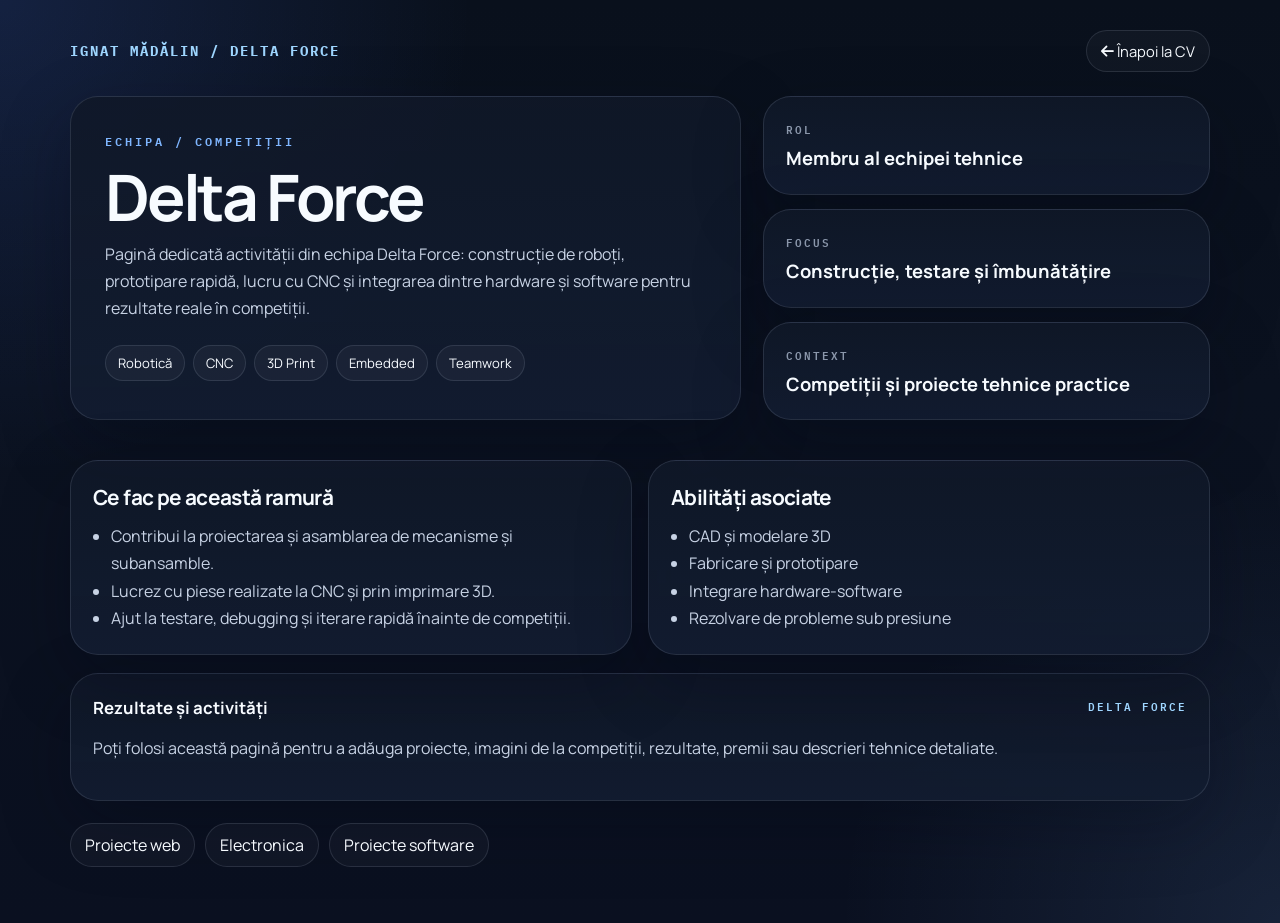
<file: delta-force.html>
<!DOCTYPE html>
<html lang="ro">
<head>
  <meta charset="UTF-8">
  <meta name="viewport" content="width=device-width, initial-scale=1.0">
  <title>Delta Force - Pagina dedicata</title>
  <link rel="preconnect" href="https://fonts.googleapis.com">
  <link href="https://fonts.googleapis.com/css2?family=Manrope:wght@300;400;500;600;700;800&family=IBM+Plex+Mono:wght@400;500;600&display=swap" rel="stylesheet">
  <link rel="stylesheet" href="project-page.css">
  <link rel="stylesheet" href="https://cdnjs.cloudflare.com/ajax/libs/font-awesome/6.5.0/css/all.min.css">
</head>
<body>
  <div class="page">
    <div class="topbar">
      <div class="brand">Ignat Mădălin / Delta Force</div>
      <a class="back" href="index.html"><i class="fas fa-arrow-left"></i> Înapoi la CV</a>
    </div>

    <div class="hero">
      <section class="hero-card">
        <div class="eyebrow">Echipa / competiții</div>
        <h1>Delta Force</h1>
        <p class="lead">Pagină dedicată activității din echipa Delta Force: construcție de roboți, prototipare rapidă, lucru cu CNC și integrarea dintre hardware și software pentru rezultate reale în competiții.</p>
        <div class="chips">
          <span class="chip">Robotică</span>
          <span class="chip">CNC</span>
          <span class="chip">3D Print</span>
          <span class="chip">Embedded</span>
          <span class="chip">Teamwork</span>
        </div>
      </section>
      <aside class="hero-side">
        <div class="card stat">
          <div class="k">Rol</div>
          <div class="v">Membru al echipei tehnice</div>
        </div>
        <div class="card stat">
          <div class="k">Focus</div>
          <div class="v">Construcție, testare și îmbunătățire</div>
        </div>
        <div class="card stat">
          <div class="k">Context</div>
          <div class="v">Competiții și proiecte tehnice practice</div>
        </div>
      </aside>
    </div>

    <div class="grid">
      <section class="card section">
        <h2>Ce fac pe această ramură</h2>
        <ul>
          <li>Contribui la proiectarea și asamblarea de mecanisme și subansamble.</li>
          <li>Lucrez cu piese realizate la CNC și prin imprimare 3D.</li>
          <li>Ajut la testare, debugging și iterare rapidă înainte de competiții.</li>
        </ul>
      </section>
      <section class="card section">
        <h2>Abilități asociate</h2>
        <ul>
          <li>CAD și modelare 3D</li>
          <li>Fabricare și prototipare</li>
          <li>Integrare hardware-software</li>
          <li>Rezolvare de probleme sub presiune</li>
        </ul>
      </section>
    </div>

    <section class="card section">
      <div class="title-row">
        <h3>Rezultate și activități</h3>
        <div class="meta">Delta Force</div>
      </div>
      <p>Poți folosi această pagină pentru a adăuga proiecte, imagini de la competiții, rezultate, premii sau descrieri tehnice detaliate.</p>
    </section>

    <div class="footer-nav">
      <a href="proiecte-web.html">Proiecte web</a>
      <a href="electronica.html">Electronica</a>
      <a href="software.html">Proiecte software</a>
    </div>
  </div>
</body>
</html>
</file>
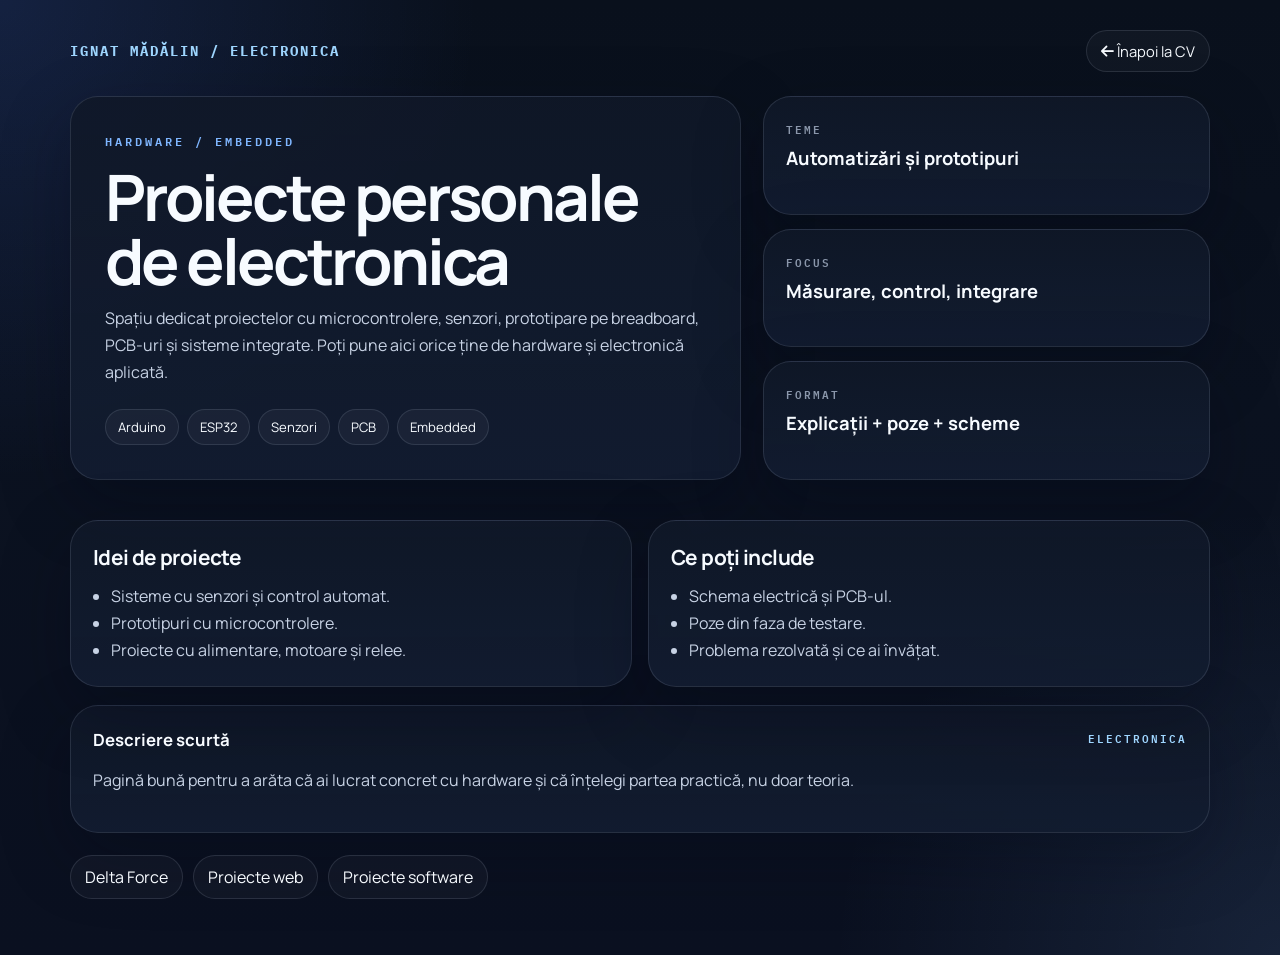
<file: electronica.html>
<!DOCTYPE html>
<html lang="ro">
<head>
  <meta charset="UTF-8">
  <meta name="viewport" content="width=device-width, initial-scale=1.0">
  <title>Proiecte Electronica - Pagina dedicata</title>
  <link rel="preconnect" href="https://fonts.googleapis.com">
  <link href="https://fonts.googleapis.com/css2?family=Manrope:wght@300;400;500;600;700;800&family=IBM+Plex+Mono:wght@400;500;600&display=swap" rel="stylesheet">
  <link rel="stylesheet" href="project-page.css">
  <link rel="stylesheet" href="https://cdnjs.cloudflare.com/ajax/libs/font-awesome/6.5.0/css/all.min.css">
</head>
<body>
  <div class="page">
    <div class="topbar">
      <div class="brand">Ignat Mădălin / Electronica</div>
      <a class="back" href="index.html"><i class="fas fa-arrow-left"></i> Înapoi la CV</a>
    </div>

    <div class="hero">
      <section class="hero-card">
        <div class="eyebrow">Hardware / embedded</div>
        <h1>Proiecte personale de electronica</h1>
        <p class="lead">Spațiu dedicat proiectelor cu microcontrolere, senzori, prototipare pe breadboard, PCB-uri și sisteme integrate. Poți pune aici orice ține de hardware și electronică aplicată.</p>
        <div class="chips">
          <span class="chip">Arduino</span>
          <span class="chip">ESP32</span>
          <span class="chip">Senzori</span>
          <span class="chip">PCB</span>
          <span class="chip">Embedded</span>
        </div>
      </section>
      <aside class="hero-side">
        <div class="card stat"><div class="k">Teme</div><div class="v">Automatizări și prototipuri</div></div>
        <div class="card stat"><div class="k">Focus</div><div class="v">Măsurare, control, integrare</div></div>
        <div class="card stat"><div class="k">Format</div><div class="v">Explicații + poze + scheme</div></div>
      </aside>
    </div>

    <div class="grid">
      <section class="card section">
        <h2>Idei de proiecte</h2>
        <ul>
          <li>Sisteme cu senzori și control automat.</li>
          <li>Prototipuri cu microcontrolere.</li>
          <li>Proiecte cu alimentare, motoare și relee.</li>
        </ul>
      </section>
      <section class="card section">
        <h2>Ce poți include</h2>
        <ul>
          <li>Schema electrică și PCB-ul.</li>
          <li>Poze din faza de testare.</li>
          <li>Problema rezolvată și ce ai învățat.</li>
        </ul>
      </section>
    </div>

    <section class="card section">
      <div class="title-row">
        <h3>Descriere scurtă</h3>
        <div class="meta">Electronica</div>
      </div>
      <p>Pagină bună pentru a arăta că ai lucrat concret cu hardware și că înțelegi partea practică, nu doar teoria.</p>
    </section>

    <div class="footer-nav">
      <a href="delta-force.html">Delta Force</a>
      <a href="proiecte-web.html">Proiecte web</a>
      <a href="software.html">Proiecte software</a>
    </div>
  </div>
</body>
</html>
</file>
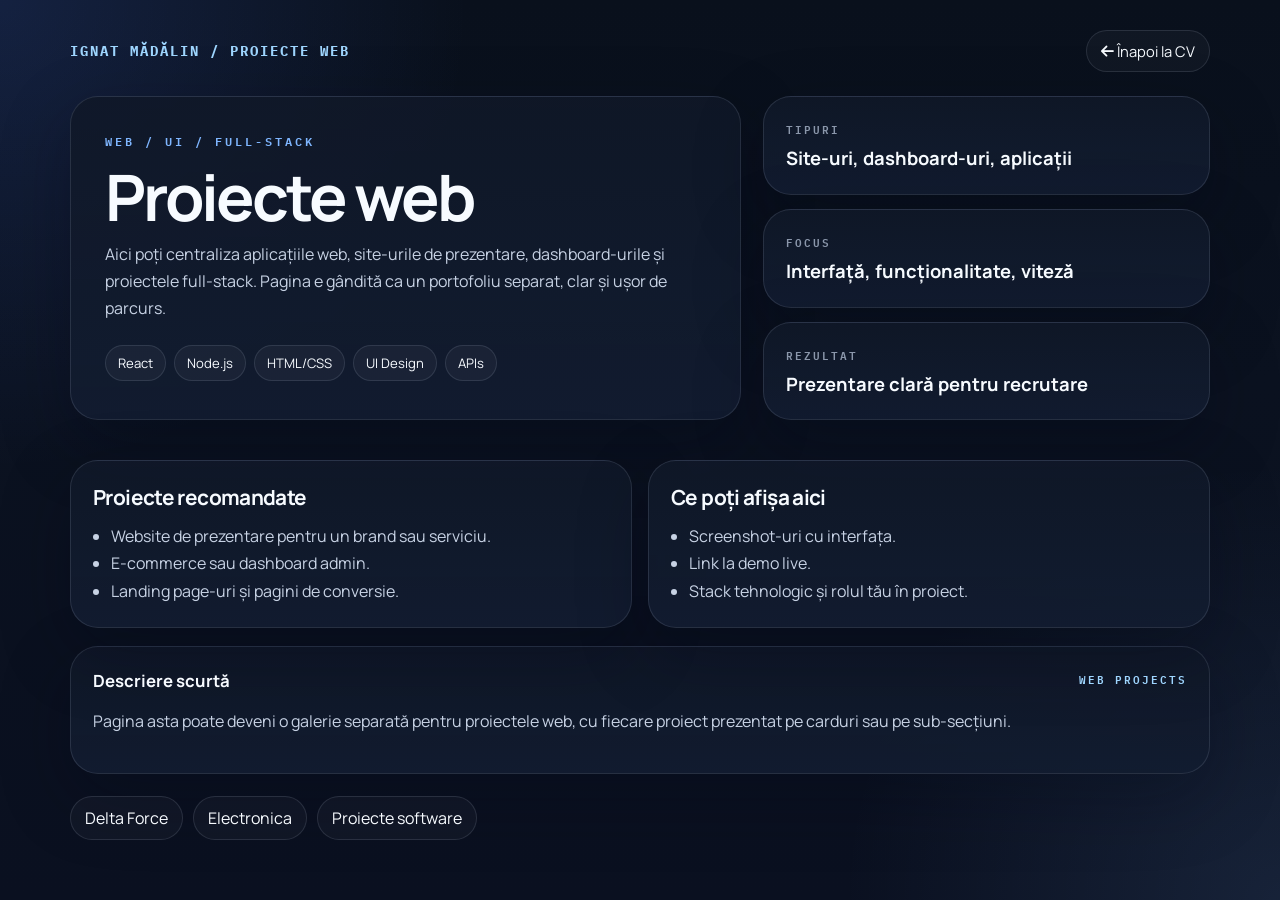
<file: proiecte-web.html>
<!DOCTYPE html>
<html lang="ro">
<head>
  <meta charset="UTF-8">
  <meta name="viewport" content="width=device-width, initial-scale=1.0">
  <title>Proiecte Web - Pagina dedicata</title>
  <link rel="preconnect" href="https://fonts.googleapis.com">
  <link href="https://fonts.googleapis.com/css2?family=Manrope:wght@300;400;500;600;700;800&family=IBM+Plex+Mono:wght@400;500;600&display=swap" rel="stylesheet">
  <link rel="stylesheet" href="project-page.css">
  <link rel="stylesheet" href="https://cdnjs.cloudflare.com/ajax/libs/font-awesome/6.5.0/css/all.min.css">
</head>
<body>
  <div class="page">
    <div class="topbar">
      <div class="brand">Ignat Mădălin / Proiecte web</div>
      <a class="back" href="index.html"><i class="fas fa-arrow-left"></i> Înapoi la CV</a>
    </div>

    <div class="hero">
      <section class="hero-card">
        <div class="eyebrow">Web / UI / Full-stack</div>
        <h1>Proiecte web</h1>
        <p class="lead">Aici poți centraliza aplicațiile web, site-urile de prezentare, dashboard-urile și proiectele full-stack. Pagina e gândită ca un portofoliu separat, clar și ușor de parcurs.</p>
        <div class="chips">
          <span class="chip">React</span>
          <span class="chip">Node.js</span>
          <span class="chip">HTML/CSS</span>
          <span class="chip">UI Design</span>
          <span class="chip">APIs</span>
        </div>
      </section>
      <aside class="hero-side">
        <div class="card stat"><div class="k">Tipuri</div><div class="v">Site-uri, dashboard-uri, aplicații</div></div>
        <div class="card stat"><div class="k">Focus</div><div class="v">Interfață, funcționalitate, viteză</div></div>
        <div class="card stat"><div class="k">Rezultat</div><div class="v">Prezentare clară pentru recrutare</div></div>
      </aside>
    </div>

    <div class="grid">
      <section class="card section">
        <h2>Proiecte recomandate</h2>
        <ul>
          <li>Website de prezentare pentru un brand sau serviciu.</li>
          <li>E-commerce sau dashboard admin.</li>
          <li>Landing page-uri și pagini de conversie.</li>
        </ul>
      </section>
      <section class="card section">
        <h2>Ce poți afișa aici</h2>
        <ul>
          <li>Screenshot-uri cu interfața.</li>
          <li>Link la demo live.</li>
          <li>Stack tehnologic și rolul tău în proiect.</li>
        </ul>
      </section>
    </div>

    <section class="card section">
      <div class="title-row">
        <h3>Descriere scurtă</h3>
        <div class="meta">Web projects</div>
      </div>
      <p>Pagina asta poate deveni o galerie separată pentru proiectele web, cu fiecare proiect prezentat pe carduri sau pe sub-secțiuni.</p>
    </section>

    <div class="footer-nav">
      <a href="delta-force.html">Delta Force</a>
      <a href="electronica.html">Electronica</a>
      <a href="software.html">Proiecte software</a>
    </div>
  </div>
</body>
</html>
</file>
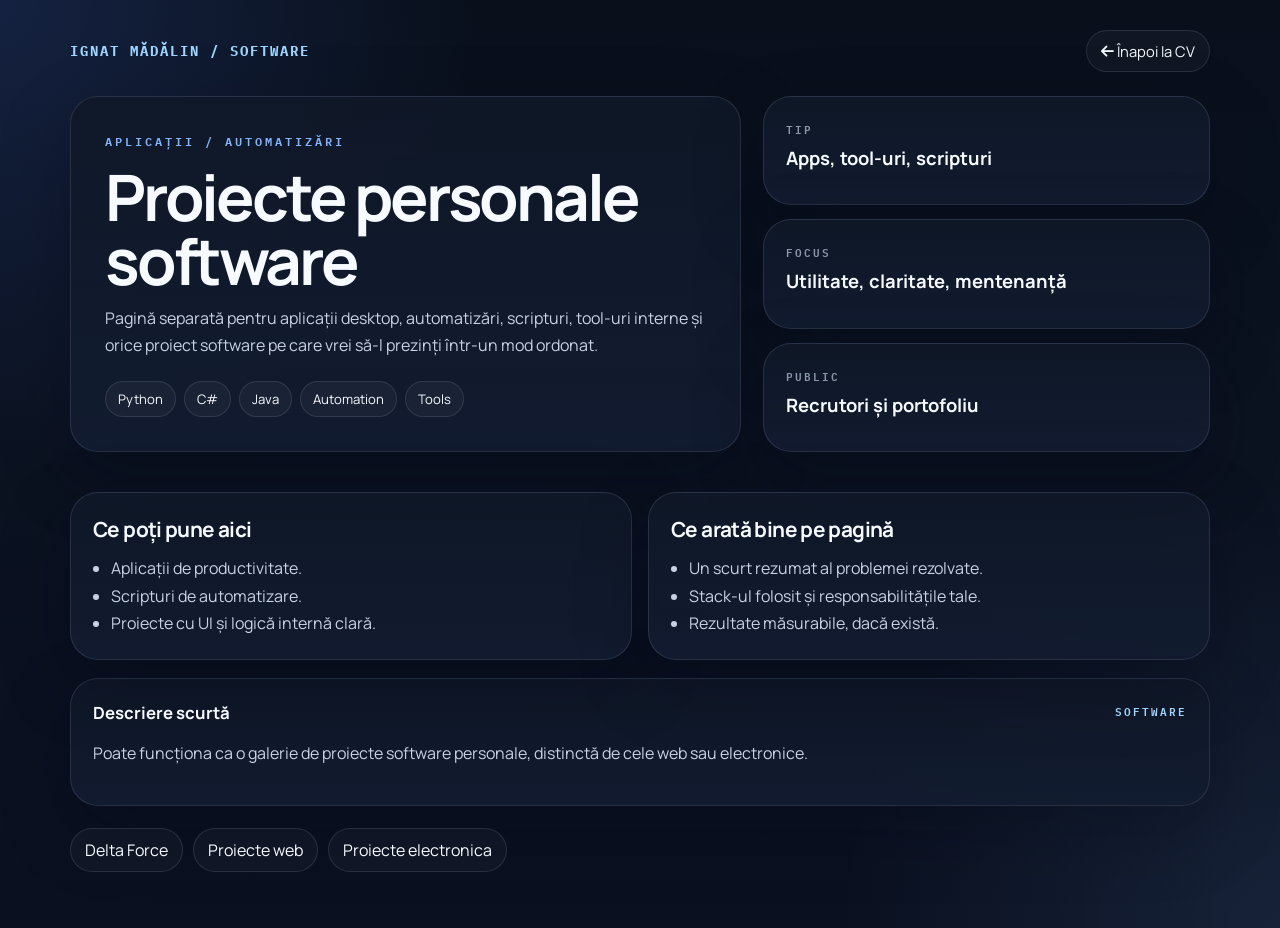
<file: software.html>
<!DOCTYPE html>
<html lang="ro">
<head>
  <meta charset="UTF-8">
  <meta name="viewport" content="width=device-width, initial-scale=1.0">
  <title>Proiecte Software - Pagina dedicata</title>
  <link rel="preconnect" href="https://fonts.googleapis.com">
  <link href="https://fonts.googleapis.com/css2?family=Manrope:wght@300;400;500;600;700;800&family=IBM+Plex+Mono:wght@400;500;600&display=swap" rel="stylesheet">
  <link rel="stylesheet" href="project-page.css">
  <link rel="stylesheet" href="https://cdnjs.cloudflare.com/ajax/libs/font-awesome/6.5.0/css/all.min.css">
</head>
<body>
  <div class="page">
    <div class="topbar">
      <div class="brand">Ignat Mădălin / Software</div>
      <a class="back" href="index.html"><i class="fas fa-arrow-left"></i> Înapoi la CV</a>
    </div>

    <div class="hero">
      <section class="hero-card">
        <div class="eyebrow">Aplicații / automatizări</div>
        <h1>Proiecte personale software</h1>
        <p class="lead">Pagină separată pentru aplicații desktop, automatizări, scripturi, tool-uri interne și orice proiect software pe care vrei să-l prezinți într-un mod ordonat.</p>
        <div class="chips">
          <span class="chip">Python</span>
          <span class="chip">C#</span>
          <span class="chip">Java</span>
          <span class="chip">Automation</span>
          <span class="chip">Tools</span>
        </div>
      </section>
      <aside class="hero-side">
        <div class="card stat"><div class="k">Tip</div><div class="v">Apps, tool-uri, scripturi</div></div>
        <div class="card stat"><div class="k">Focus</div><div class="v">Utilitate, claritate, mentenanță</div></div>
        <div class="card stat"><div class="k">Public</div><div class="v">Recrutori și portofoliu</div></div>
      </aside>
    </div>

    <div class="grid">
      <section class="card section">
        <h2>Ce poți pune aici</h2>
        <ul>
          <li>Aplicații de productivitate.</li>
          <li>Scripturi de automatizare.</li>
          <li>Proiecte cu UI și logică internă clară.</li>
        </ul>
      </section>
      <section class="card section">
        <h2>Ce arată bine pe pagină</h2>
        <ul>
          <li>Un scurt rezumat al problemei rezolvate.</li>
          <li>Stack-ul folosit și responsabilitățile tale.</li>
          <li>Rezultate măsurabile, dacă există.</li>
        </ul>
      </section>
    </div>

    <section class="card section">
      <div class="title-row">
        <h3>Descriere scurtă</h3>
        <div class="meta">Software</div>
      </div>
      <p>Poate funcționa ca o galerie de proiecte software personale, distinctă de cele web sau electronice.</p>
    </section>

    <div class="footer-nav">
      <a href="delta-force.html">Delta Force</a>
      <a href="proiecte-web.html">Proiecte web</a>
      <a href="electronica.html">Proiecte electronica</a>
    </div>
  </div>
</body>
</html>
</file>
<file: project-page.css>
:root{
  --bg:#0b1220;
  --bg2:#111a2e;
  --card:rgba(16,24,40,.9);
  --card2:rgba(18,28,48,.96);
  --line:rgba(148,163,184,.18);
  --line2:rgba(148,163,184,.28);
  --text:#f7fbff;
  --muted:#c7d2e4;
  --muted2:#8b97ab;
  --accent:#7fb6ff;
  --accent2:#4f7cff;
  --accent3:#9fd6ff;
}
*{box-sizing:border-box}
html,body{margin:0;padding:0}
body{
  min-height:100vh;
  font-family:Manrope,system-ui,sans-serif;
  color:var(--text);
  background:
    radial-gradient(circle at top left, rgba(79,124,255,.16), transparent 30%),
    radial-gradient(circle at bottom right, rgba(127,182,255,.11), transparent 28%),
    linear-gradient(180deg, #09101c 0%, #0b1220 42%, #0a1020 100%);
}
a{color:inherit;text-decoration:none}
.page{
  max-width:1180px;
  margin:0 auto;
  padding:24px 20px 56px;
}
.topbar{
  display:flex;
  justify-content:space-between;
  align-items:center;
  gap:16px;
  padding:6px 0 24px;
}
.brand{
  font:700 0.85rem "IBM Plex Mono",monospace;
  letter-spacing:2px;
  text-transform:uppercase;
  color:var(--accent3);
}
.back{
  padding:10px 14px;
  border:1px solid var(--line);
  border-radius:999px;
  background:rgba(255,255,255,.03);
  color:var(--text);
  font-size:.92rem;
}
.hero{
  display:grid;
  grid-template-columns:1.2fr .8fr;
  gap:22px;
  align-items:stretch;
  margin-bottom:22px;
}
.hero-card,.card{
  background:linear-gradient(180deg, var(--card), var(--card2));
  border:1px solid var(--line);
  border-radius:28px;
  box-shadow:0 24px 70px rgba(2,8,23,.28);
}
.hero-card{
  padding:34px;
}
.eyebrow{
  font:600 0.72rem "IBM Plex Mono",monospace;
  letter-spacing:3px;
  text-transform:uppercase;
  color:var(--accent);
  margin-bottom:14px;
}
h1{
  margin:0 0 12px;
  font-size:clamp(2.2rem,5vw,4rem);
  line-height:1;
  letter-spacing:-.05em;
}
.lead{
  color:var(--muted);
  line-height:1.7;
  max-width:62ch;
  margin:0 0 22px;
}
.chips{display:flex;flex-wrap:wrap;gap:8px}
.chip{
  padding:8px 12px;
  border-radius:999px;
  border:1px solid var(--line);
  background:rgba(255,255,255,.04);
  color:var(--text);
  font-size:.82rem;
}
.hero-side{
  display:grid;
  gap:14px;
}
.stat{
  padding:20px;
}
.stat .k{
  font:600 0.68rem "IBM Plex Mono",monospace;
  letter-spacing:2px;
  color:var(--muted2);
  text-transform:uppercase;
  margin-bottom:8px;
}
.stat .v{
  font-size:1.15rem;
  line-height:1.4;
  font-weight:700;
}
.grid{
  display:grid;
  grid-template-columns:repeat(2,minmax(0,1fr));
  gap:16px;
}
.section{
  margin-top:18px;
}
.section h2{
  margin:0 0 12px;
  font-size:1.3rem;
  letter-spacing:-.03em;
}
.section p,.section li{
  color:var(--muted);
  line-height:1.7;
}
.section ul{
  margin:0;
  padding-left:18px;
}
.card{
  padding:22px;
}
.title-row{
  display:flex;
  justify-content:space-between;
  align-items:flex-start;
  gap:10px;
  margin-bottom:10px;
}
.title-row h3{
  margin:0;
  font-size:1.05rem;
}
.meta{
  font:600 0.7rem "IBM Plex Mono",monospace;
  letter-spacing:2px;
  text-transform:uppercase;
  color:var(--accent3);
  white-space:nowrap;
}
.footer-nav{
  display:flex;
  flex-wrap:wrap;
  gap:10px;
  margin-top:22px;
}
.footer-nav a{
  padding:10px 14px;
  border-radius:999px;
  border:1px solid var(--line);
  background:rgba(255,255,255,.03);
  color:var(--text);
}
@media (max-width:900px){
  .hero,.grid{grid-template-columns:1fr}
}
</file>
